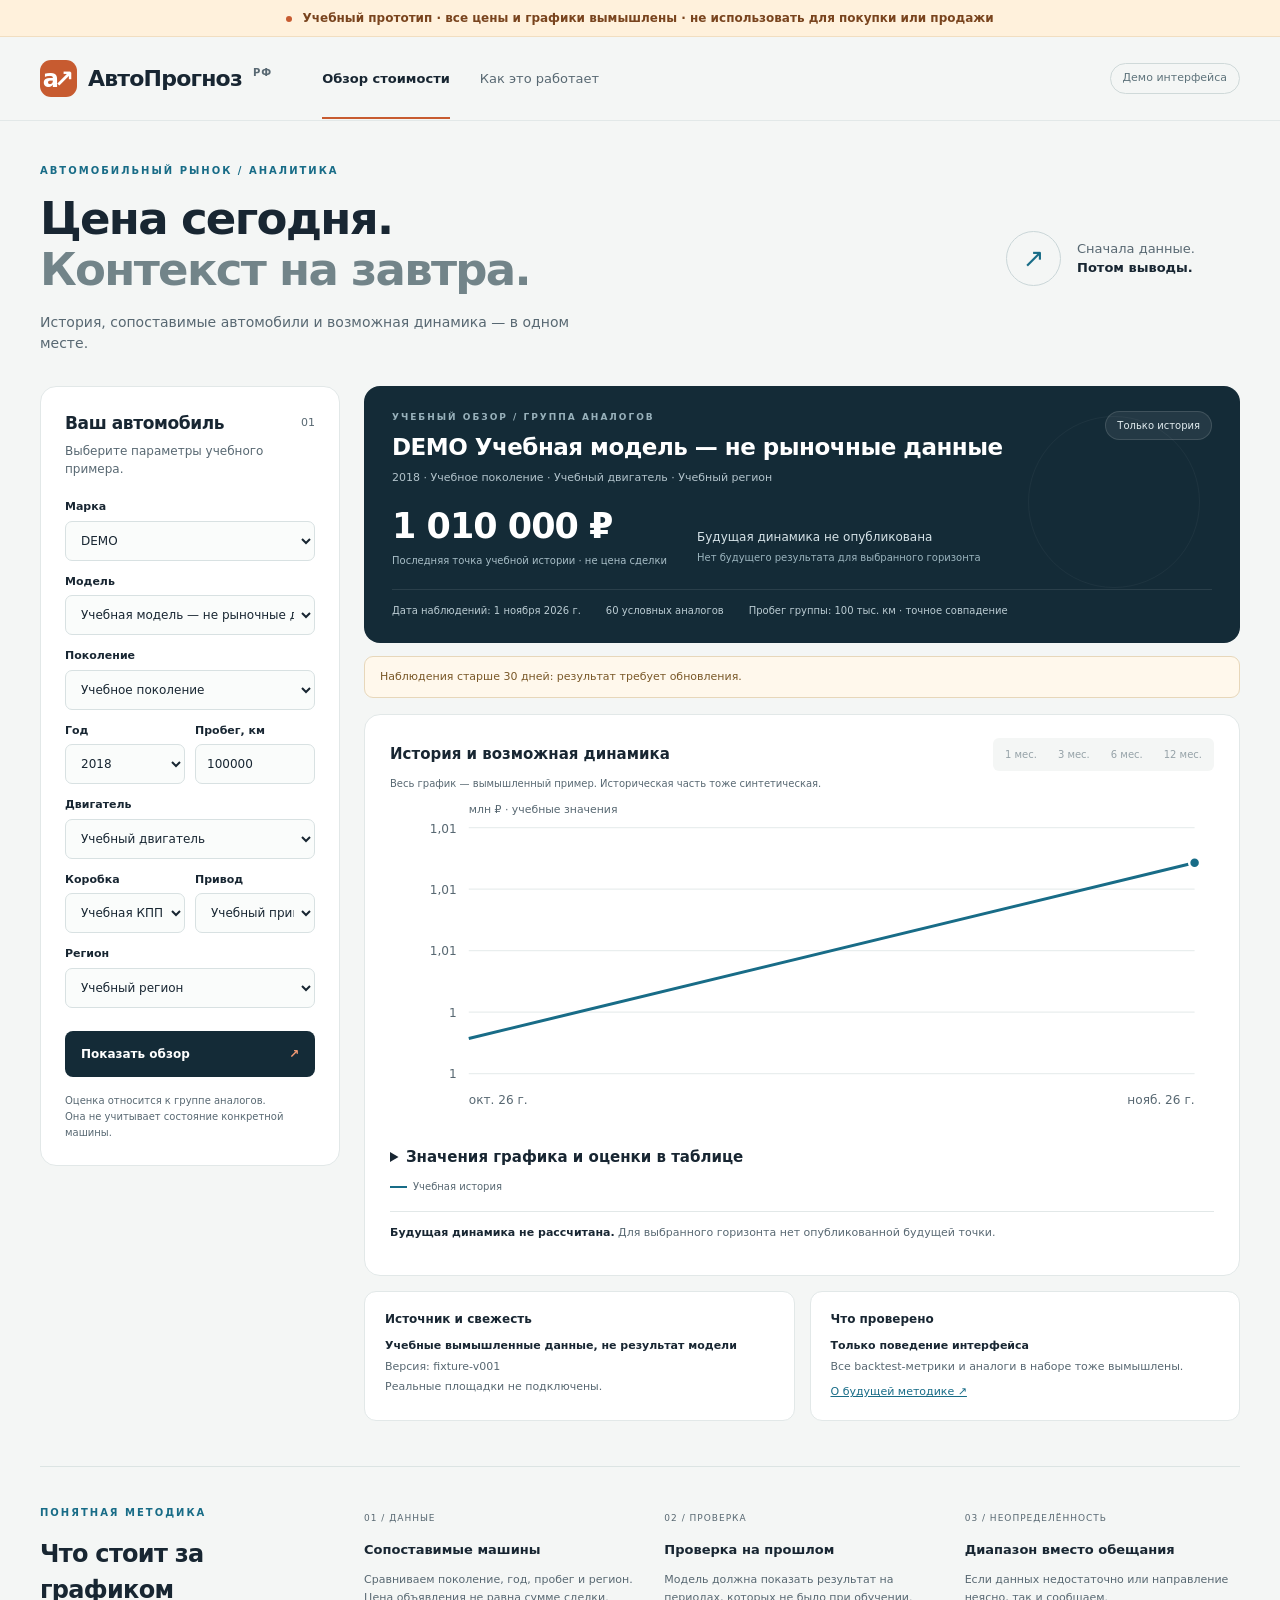
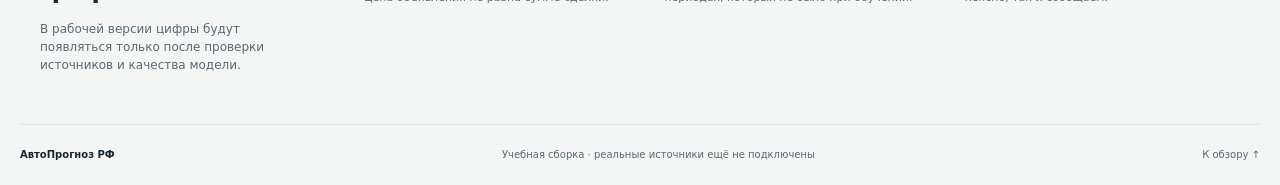
<file: index.html>
<!doctype html>
<html lang="ru">
<head>
  <meta charset="utf-8"><meta name="viewport" content="width=device-width,initial-scale=1">
  <meta name="description" content="Учебный прототип интерфейса АвтоПрогноз РФ. Синтетические данные, не рыночная оценка.">
  <title>АвтоПрогноз — исследуйте стоимость автомобиля</title>
  <link rel="stylesheet" href="./styles.css">
  <link rel="modulepreload" href="./domain.mjs">
  <link rel="modulepreload" href="./snapshot.mjs">
  <script type="module" src="./app.mjs"></script>
<!-- fixture-bootstrap:start -->
<script id="fixture-bootstrap" type="application/json">{"format":"fixture-bootstrap-1","run_id":"fixture-v001","files":{"manifest.json":"[base64]","catalog.json":"[base64]/[base64]/[base64]/[base64]/[base64]/[base64]/[base64]/[base64]/[base64]/RgNC40LLQvtC0IiwKICAgICAgICAgICAgInJlZ2lvbiI6ICLQo9GH0LXQsdC90YvQuSDRgNC10LPQuNC+0L0iCiAgICAgICAgICB9CiAgICAgICAgfQogICAgICBdCiAgICB9CiAgXQp9Cg==","data/fixture-v001/demo/model.json":"[base64]/0YDQvtCy0LXRgNC10L3QvdGL0Lkg0L/[base64]"}}</script>
<!-- fixture-bootstrap:end -->
</head>
<body>
  <a class="skip" href="#main">Перейти к содержимому</a>
  <div class="demo-ribbon"><span class="dot"></span> Учебный прототип · все цены и графики вымышлены · не использовать для покупки или продажи</div>
  <header><a class="brand" href="./"><span class="logo" aria-hidden="true">а↗</span> АвтоПрогноз <span class="country">РФ</span></a><nav aria-label="Навигация"><a class="active" href="#main">Обзор стоимости</a><a href="#methodology">Как это работает</a></nav><span class="preview-tag">Демо интерфейса</span></header>
  <main id="main">
    <div class="intro"><div><p class="eyebrow">АВТОМОБИЛЬНЫЙ РЫНОК / АНАЛИТИКА</p><h1>Цена сегодня.<br><span>Контекст на завтра.</span></h1><p class="lead">История, сопоставимые автомобили и возможная динамика — в одном месте.</p></div><div class="intro-note"><span class="small-icon">↗</span><p>Сначала данные.<br><strong>Потом выводы.</strong></p></div></div>
    <div class="workspace">
      <aside class="vehicle-card"><div class="panel-title"><h2>Ваш автомобиль</h2><span>01</span></div><p class="muted">Выберите параметры учебного примера.</p>
        <form id="vehicle-form">
          <label for="make">Марка</label><select id="make" name="make" required></select>
          <label for="model">Модель</label><select id="model" name="model" required></select>
          <label for="generation">Поколение</label><select id="generation" required></select>
          <div class="form-row"><div><label for="year">Год</label><select id="year" required></select></div><div><label for="mileage">Пробег, км</label><input id="mileage" type="number" min="0" max="2000000" step="1" value="100000" required></div></div>
          <label for="engine">Двигатель</label><select id="engine" required></select>
          <div class="form-row"><div><label for="gearbox">Коробка</label><select id="gearbox" required></select></div><div><label for="drive">Привод</label><select id="drive" required></select></div></div>
          <label for="region">Регион</label><select id="region"><option value="moscow">Москва и МО</option><option value="spb">Санкт-Петербург и ЛО</option></select>
          <button id="submit" class="primary" type="submit">Показать обзор <span>↗</span></button>
        </form>
        <p class="form-foot">Оценка относится к группе аналогов.<br> Она не учитывает состояние конкретной машины.</p>
      </aside>
      <section id="result" class="result" aria-busy="true" aria-label="Результаты анализа"><div class="placeholder" role="status">Загружаем учебный пример…</div></section>
    </div>
    <section id="methodology" class="methodology"><div><p class="eyebrow">ПОНЯТНАЯ МЕТОДИКА</p><h2>Что стоит за графиком</h2><p>В рабочей версии цифры будут появляться только после проверки источников и качества модели.</p></div><div class="steps"><article><span>01 / ДАННЫЕ</span><h3>Сопоставимые машины</h3><p>Сравниваем поколение, год, пробег и регион. Цена объявления не равна сумме сделки.</p></article><article><span>02 / ПРОВЕРКА</span><h3>Проверка на прошлом</h3><p>Модель должна показать результат на периодах, которых не было при обучении.</p></article><article><span>03 / НЕОПРЕДЕЛЁННОСТЬ</span><h3>Диапазон вместо обещания</h3><p>Если данных недостаточно или направление неясно, так и сообщаем.</p></article></div></section>
  </main><footer><span class="brand-footer">АвтоПрогноз РФ</span><span>Учебная сборка · реальные источники ещё не подключены</span><a href="#main">К обзору ↑</a></footer>
  <div id="announcer" class="sr-only" aria-live="polite"></div>
</body></html>
</file>
<file: styles.css>
:root{--ink:#182632;--muted:#687781;--line:#e2e8e8;--paper:#f4f6f5;--blue:#186c87;--orange:#ec7445;--white:#fff;--navy:#142b37}*{box-sizing:border-box}html{scroll-behavior:smooth;scroll-padding-top:24px}body{margin:0;background:var(--paper);color:var(--ink);font:15px/1.5 system-ui,-apple-system,"Segoe UI",sans-serif}a{color:inherit}button,input,select{font:inherit}button,a,select,input{touch-action:manipulation}button{cursor:pointer}button:disabled{cursor:wait;opacity:.65}a:focus-visible,button:focus-visible,input:focus-visible,select:focus-visible{outline:3px solid var(--orange);outline-offset:3px}.demo-ribbon{background:#fff1dc;color:#79441e;text-align:center;padding:9px 16px;font-size:12px;font-weight:600;border-bottom:1px solid #f1dec1}.dot{display:inline-block;width:6px;height:6px;background:var(--orange);border-radius:50%;margin-right:6px;vertical-align:middle}header{height:84px;max-width:1320px;margin:auto;display:flex;align-items:center;gap:50px;padding:0 40px;border-bottom:1px solid var(--line)}.brand{display:flex;align-items:center;gap:11px;text-decoration:none;font-size:22px;font-weight:750;letter-spacing:-.8px}.logo{background:var(--orange);color:#fff;border-radius:11px;width:37px;height:37px;display:grid;place-items:center;font-size:24px;letter-spacing:-5px;padding-right:5px}.country{font-size:10px;align-self:flex-start;margin-top:5px;letter-spacing:1px;color:var(--muted)}nav{display:flex;gap:30px;font-size:13px;height:100%;align-items:center}nav a{text-decoration:none;color:var(--muted);position:relative}.active{color:var(--ink);font-weight:600}.active:after{content:"";position:absolute;height:2px;background:var(--orange);bottom:-31px;left:0;right:0}.preview-tag{margin-left:auto;font-size:11px;border:1px solid #cfd9d9;color:#5e737b;border-radius:20px;padding:6px 12px}main{max-width:1320px;margin:auto;padding:42px 40px 0}.intro{display:flex;align-items:center;justify-content:space-between;margin-bottom:32px}.eyebrow{font-size:10px;letter-spacing:2px;font-weight:700;color:var(--blue);margin:0 0 16px}h1{font-size:45px;line-height:1.13;letter-spacing:-1.7px;margin:0 0 16px;font-weight:650}h1 span{color:#728489}.lead{color:var(--muted);font-size:14px;margin:0;max-width:530px}.intro-note{display:flex;gap:16px;align-items:center;padding-right:45px;font-size:13px;color:var(--muted)}.intro-note strong{color:var(--ink);font-weight:600}.small-icon{height:55px;width:55px;border:1px solid #cad6d8;border-radius:50%;display:grid;place-items:center;font-size:26px;color:var(--blue)}.workspace{display:grid;grid-template-columns:300px minmax(0,1fr);gap:24px;align-items:start}.vehicle-card{background:var(--white);border:1px solid var(--line);border-radius:16px;padding:24px}.panel-title{display:flex;justify-content:space-between;align-items:center}.panel-title h2{font-size:17px;margin:0;letter-spacing:-.4px}.panel-title>span{font-size:11px;color:#9aabad}.muted{color:var(--muted);font-size:12px}.vehicle-card>.muted{margin:6px 0 21px}label{display:block;font-size:11px;font-weight:600;margin:13px 0 5px}select,input{width:100%;min-width:0;border:1px solid #d8e1e2;border-radius:7px;padding:10px 11px;color:var(--ink);background:#fafcfb;font-size:12px;height:40px}select{padding-right:4px}.form-row{display:grid;grid-template-columns:1fr 1fr;gap:10px}.primary{width:100%;background:var(--navy);color:white;border:0;border-radius:8px;font-size:12px;font-weight:600;padding:14px 16px;margin-top:23px;display:flex;justify-content:space-between}.primary:hover{background:#245064}.primary span{color:#f59b74}.form-foot{font-size:10px;line-height:1.6;color:var(--muted);margin:16px 0 0}.result{min-width:0}.summary{background:var(--navy);color:#fff;border-radius:16px;padding:25px 28px;position:relative;overflow:hidden}.summary:after{content:"";width:170px;height:170px;border:1px solid #ffffff0b;border-radius:50%;position:absolute;right:40px;top:30px;pointer-events:none}.summary-top{display:flex;align-items:flex-start;justify-content:space-between;gap:15px}.summary .eyebrow{color:#98b1bb;font-size:9px;margin-bottom:6px}.summary h2{font-size:23px;margin:0;letter-spacing:-.5px}.summary-sub{font-size:11px;color:#b2c3cb;margin:5px 0 21px}.mode-pill{font-size:10px;background:#ffffff12;color:#e2edf0;border:1px solid #ffffff20;border-radius:30px;padding:6px 11px;white-space:nowrap}.price-row{display:flex;gap:30px;align-items:end}.price{font-size:35px;font-weight:650;letter-spacing:-1px;line-height:1.1}.price-caption{font-size:10px;color:#a8bec7;margin-top:7px}.range{font-size:12px;padding-bottom:3px;color:#d6e3e8}.range small{display:block;color:#9bb4be;font-size:10px;margin-top:4px}.summary-bottom{border-top:1px solid #ffffff18;margin-top:21px;padding-top:13px;display:flex;gap:25px;color:#bbccd3;font-size:10px}.notice{margin-top:13px;border:1px solid #e7d7ba;background:#fff8ec;border-radius:9px;padding:12px 15px;font-size:11px;color:#795828}.chart-card{margin-top:16px;background:white;border:1px solid var(--line);border-radius:16px;padding:23px 25px}.chart-heading{display:flex;justify-content:space-between;align-items:center;gap:12px}.chart-heading h3{font-size:15px;margin:0}.horizons{display:flex;gap:3px;background:var(--paper);padding:3px;border-radius:6px}.horizons button{font-size:10px;padding:6px 9px;border:0;border-radius:4px;background:transparent;color:#657780;min-width:38px}.horizons button[aria-pressed=true]{background:white;color:var(--ink);box-shadow:0 1px 4px #0000000e}.chart-caption{font-size:10px;color:var(--muted);margin:5px 0 10px}.chart-wrap{width:100%;overflow:hidden}.chart-wrap svg{display:block;width:100%;height:auto;min-height:200px}.legend{display:flex;gap:20px;font-size:10px;color:var(--muted);align-items:center;flex-wrap:wrap}.legend i{display:inline-block;vertical-align:middle;width:17px;height:2px;background:var(--blue);margin-right:6px}.legend .dash{height:0;border-top:2px dashed var(--orange);background:none}.legend .band{height:8px;background:#f7dfd1}.forecast-note{font-size:11px;margin-top:17px;border-top:1px solid var(--line);padding-top:13px;color:var(--muted)}.forecast-note strong{color:var(--ink)}.details-grid{display:grid;grid-template-columns:1fr 1fr;gap:15px;margin-top:15px}.detail-card{border:1px solid var(--line);border-radius:12px;background:white;padding:18px 20px}.detail-card h3{font-size:12px;margin:0 0 10px}.detail-card p{font-size:11px;color:var(--muted);margin:4px 0}.detail-card strong{color:var(--ink);font-weight:600}.detail-card a{font-size:11px;color:var(--blue)}.empty{background:white;border:1px solid var(--line);border-radius:16px;padding:48px 30px;text-align:center;min-height:370px;display:flex;flex-direction:column;justify-content:center;align-items:center}.empty-icon{background:#edf2f2;width:60px;height:60px;border-radius:50%;display:grid;place-items:center;font-size:27px;color:var(--blue);margin-bottom:15px}.empty h2{font-size:22px;margin:0 0 10px}.empty p{font-size:13px;color:var(--muted);max-width:420px}.secondary{border:1px solid #cbd9dc;background:white;padding:9px 18px;border-radius:6px;color:var(--blue);font-size:12px}.placeholder{padding:80px 25px;text-align:center;border:1px dashed #c7d5d8;border-radius:16px;color:var(--muted)}.methodology{border-top:1px solid #dce4e3;margin-top:45px;padding:38px 0;display:grid;grid-template-columns:260px 1fr;gap:64px}.methodology h2{font-size:24px;font-weight:600;letter-spacing:-.7px;margin:0 0 12px}.methodology>div>p:not(.eyebrow){font-size:12px;color:var(--muted)}.steps{display:grid;grid-template-columns:repeat(3,1fr);gap:25px}.steps article>span{font-size:9px;letter-spacing:1px;color:#8b999e}.steps h3{font-size:13px;margin:13px 0 9px}.steps p{font-size:11px;color:var(--muted);line-height:1.7}footer{border-top:1px solid var(--line);max-width:1240px;margin:auto;display:flex;justify-content:space-between;gap:20px;padding:22px 0;color:var(--muted);font-size:10px}.brand-footer{font-weight:700;color:var(--ink)}footer a{text-decoration:none}.sr-only{position:absolute;width:1px;height:1px;padding:0;overflow:hidden;clip:rect(0,0,0,0);white-space:nowrap}.skip{position:fixed;left:10px;top:-70px;padding:12px;background:white;z-index:10}.skip:focus{top:10px}
.horizons button:disabled{cursor:not-allowed}.summary-top>div{min-width:0}.summary h2{overflow-wrap:anywhere}
@media(min-width:1500px){main{padding-top:55px}}@media(max-width:1000px){header{padding:0 24px;gap:30px}main{padding:30px 24px 0}.workspace{grid-template-columns:270px minmax(0,1fr);gap:16px}.vehicle-card{padding:20px}.intro-note{padding-right:0}.details-grid{grid-template-columns:1fr}.methodology{gap:30px;grid-template-columns:220px 1fr}.steps{gap:18px}.price-row{display:block}.range{margin-top:12px}.summary-bottom{gap:14px;flex-wrap:wrap}footer{margin:0 24px}}@media(max-width:720px){.demo-ribbon{font-size:10px;padding:8px 12px}header{height:68px;padding:0 18px;gap:15px}.brand{font-size:19px}.logo{width:31px;height:31px;font-size:21px}.country{font-size:8px}nav{margin-left:auto}nav a{font-size:11px}nav a:first-child{display:none}.preview-tag{display:none}.intro{margin-bottom:25px}.intro-note{display:none}main{padding:26px 16px 0}h1{font-size:35px}.lead{font-size:12px}.eyebrow{font-size:9px;letter-spacing:1.5px}.workspace{grid-template-columns:1fr;gap:20px}.vehicle-card{padding:21px}#vehicle-form{display:grid;grid-template-columns:1fr 1fr;gap:0 12px}#vehicle-form>label{grid-column:1/-1}#vehicle-form>select{grid-column:1/-1}.form-row{grid-column:1/-1}.primary{grid-column:1/-1;margin-top:19px}.form-foot br{display:none}.summary{padding:23px 20px}.summary h2{font-size:21px}.price{font-size:33px}.price-row{display:flex;gap:18px;flex-wrap:wrap}.range{margin-top:0}.summary-bottom{gap:12px;font-size:9px}.mode-pill{font-size:9px}.chart-card{padding:20px 14px}.chart-heading{align-items:flex-start;flex-direction:column}.horizons{align-self:flex-end;margin-top:-3px}.chart-caption{margin-top:9px}.legend{gap:12px;font-size:9px}.details-grid{grid-template-columns:1fr 1fr;gap:10px}.detail-card{padding:16px 14px}.methodology{margin-top:30px;padding:30px 0;grid-template-columns:1fr;gap:20px}.methodology>div>p:not(.eyebrow){max-width:400px}.steps{grid-template-columns:1fr;gap:17px}.steps article{border-top:1px solid var(--line);padding-top:15px}.steps h3{margin:7px 0}.steps p{margin:0}footer{margin:0 16px;flex-wrap:wrap;font-size:9px;gap:10px}footer>span:nth-child(2){order:3;width:100%}.empty{min-height:320px;padding:35px 20px}}@media(prefers-reduced-motion:reduce){html{scroll-behavior:auto}}

.values { margin-top: 20px; }
.values summary { cursor: pointer; font-weight: 600; padding: 10px 0; }
.table-scroll { overflow-x: auto; max-width: 100%; }
.values table { width: 100%; border-collapse: collapse; font-size: .85rem; }
.values caption { text-align: left; padding: 10px 0; color: #52656d; }
.values th, .values td { padding: 10px; text-align: left; border-bottom: 1px solid #dce5e8; }
.values :focus-visible { outline: 3px solid #186c87; outline-offset: 3px; }
@media(max-width:1000px){.chart-wrap .chart-tick{font-size:20px}}
:root{--muted:#586872;--orange:#c75b30}
.panel-title>span,.steps article>span{color:var(--muted)}
.chart-wrap text{fill:var(--muted)}
.chart-wrap polyline[stroke-dasharray]{stroke:var(--orange)}
</file>
